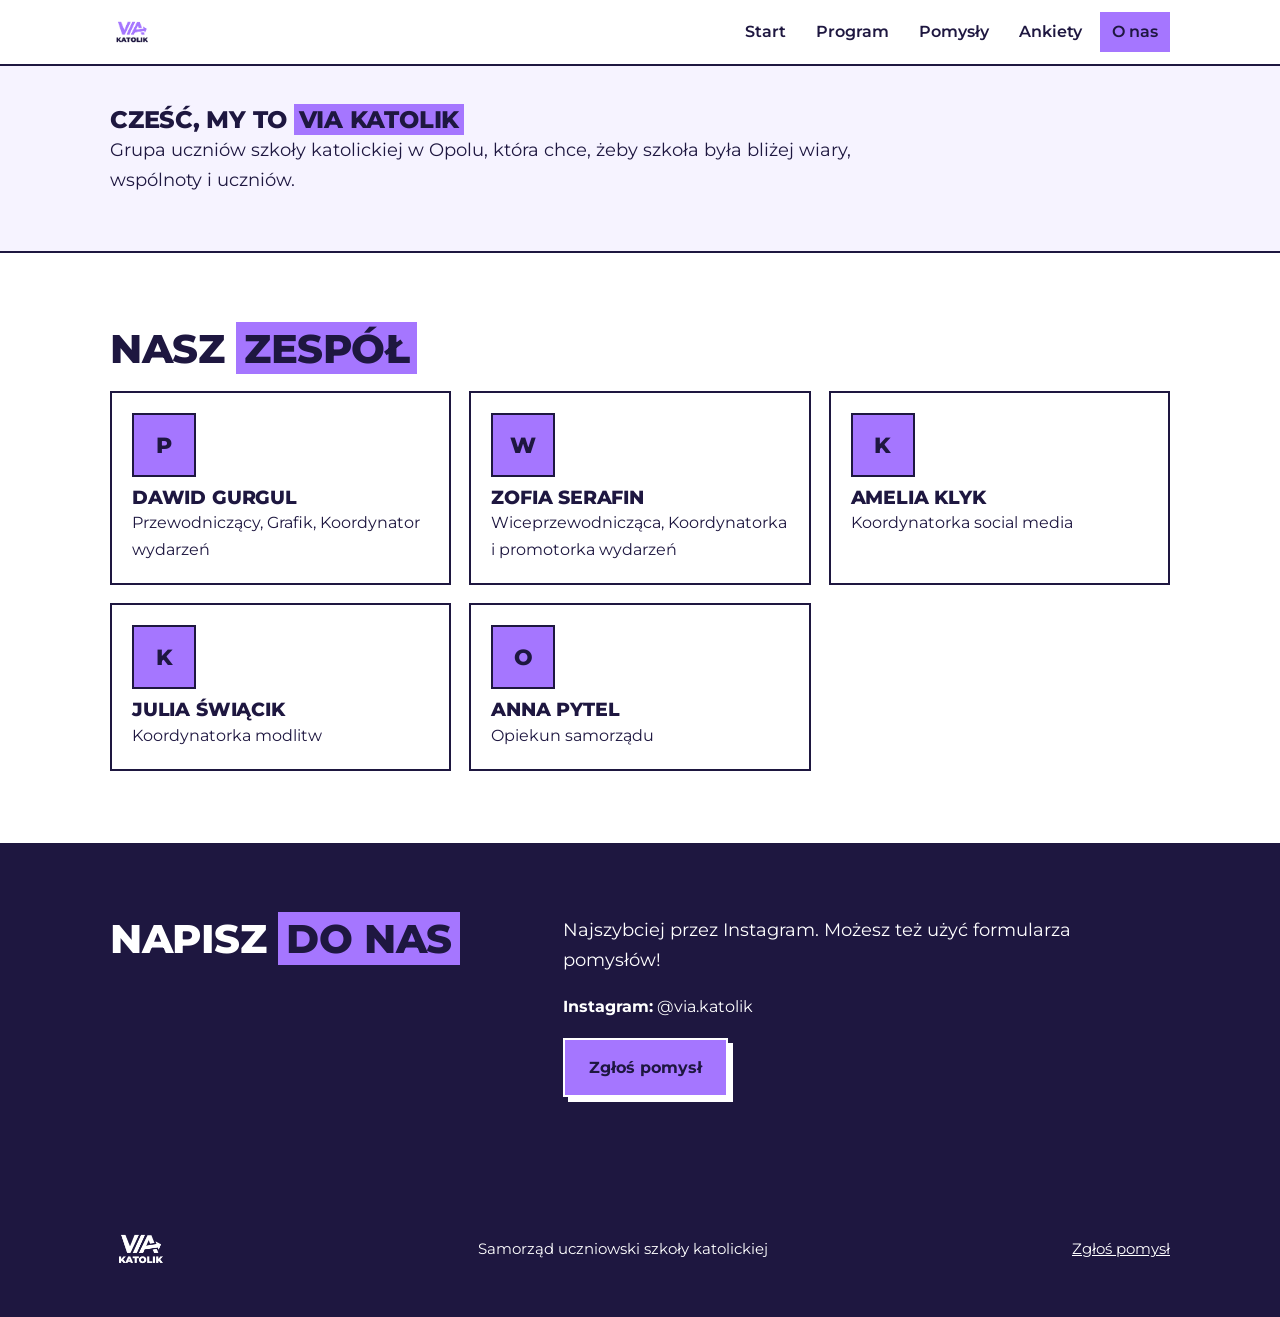
<file: o-nas.html>
<!DOCTYPE html>
<html lang="pl">
<head>
    <meta charset="utf-8">
    <meta name="viewport" content="width=device-width,initial-scale=1">
    <title>O nas – VIA KATOLIK</title>
    <link rel="icon" href="assets/logo-kolor.png">
    <meta name="description" content="VIA KATOLIK – komitet uczniowski szkoły katolickiej w Opolu.">
    <link rel="preconnect" href="https://fonts.googleapis.com">
    <link rel="preconnect" href="https://fonts.gstatic.com" crossorigin>
    <link href="https://fonts.googleapis.com/css2?family=Montserrat:wght@400;600;700;800&display=swap" rel="stylesheet">
    <link rel="stylesheet" href="css/style.css">
</head>
<body>
    <header>
        <div class="w">
            <a class="logo" href="index.html" aria-label="VIA KATOLIK – start">
            <img src="assets/logo-kolor.png" alt="VIA KATOLIK"></a>
            <button id="mb" aria-expanded="false" aria-controls="nav">Menu</button>
            <nav id="nav" aria-label="Główna">
                <a href="index.html">Start</a>
                <a href="program.html">Program</a>
                <a href="pomysly.html">Pomysły</a>
                <a href="ankiety.html">Ankiety</a>
                <a href="o-nas.html" class="on" aria-current="page">O nas</a>
            </nav>
        </div>
    </header>
    <main>
        <section class="ph">
            <div class="w">
                <h1>Cześć, my to <span class="hl">VIA KATOLIK</span></h1>
                <p class="lead">
                    Grupa uczniów szkoły katolickiej w Opolu, która chce, żeby szkoła była bliżej wiary, wspólnoty i uczniów.
                </p>
            </div>
        </div>
    </section>

    <section class="s">
        <div class="w">
            <h2>Nasz <span class="hl">zespół</span></h2>
            <div class="grid three">
                <div class="mem">
                    <div class="av">P</div>
                    <h3>Dawid Gurgul</h3>
                    <p>Przewodniczący, Grafik, Koordynator wydarzeń</p>
                </div>
                <div class="mem">
                    <div class="av">W</div>
                    <h3>Zofia Serafin</h3>
                    <p>Wiceprzewodnicząca, Koordynatorka i promotorka wydarzeń</p>
                </div>
                <div class="mem">
                    <div class="av">K</div>
                    <h3>Amelia Klyk</h3>
                    <p>Koordynatorka social media</p>
                </div>
                <div class="mem">
                    <div class="av">K</div>
                    <h3>Julia Świącik</h3>
                    <p>Koordynatorka modlitw</p>
                </div>
                <div class="mem">
                    <div class="av">O</div>
                    <h3>Anna Pytel</h3>
                    <p>Opiekun samorządu</p>
                </div>
            </div>
        </div>
    </section>

    <section class="s d" id="kontakt">
        <div class="w grid two">
            <h2>Napisz <span class="hl">do nas</span></h2>
            <div>
                <p class="lead">
                    Najszybciej przez Instagram. Możesz też użyć formularza pomysłów!
                </p>
                <p style="margin: 18px 0">
                    <strong>Instagram:</strong> @via.katolik<br>
                </p>
                <a class="btn" href="pomysly.html#form">Zgłoś pomysł</a>
            </div>
        </div>
    </section>
</main>

<footer>
    <div class="w">
        <img src="assets/logo-biel.png" alt="VIA KATOLIK" style="height: 64px; width: auto">
        <span>Samorząd uczniowski szkoły katolickiej</span>
        <span><a href="pomysly.html">Zgłoś pomysł</a></span>
    </div>
</footer>

<script>
    const b = document.getElementById('mb');
    const n = document.getElementById('nav');

    b.onclick = () => {
        b.setAttribute('aria-expanded', n.classList.toggle('open'));
    };
</script>
</body>
</html>
</file>
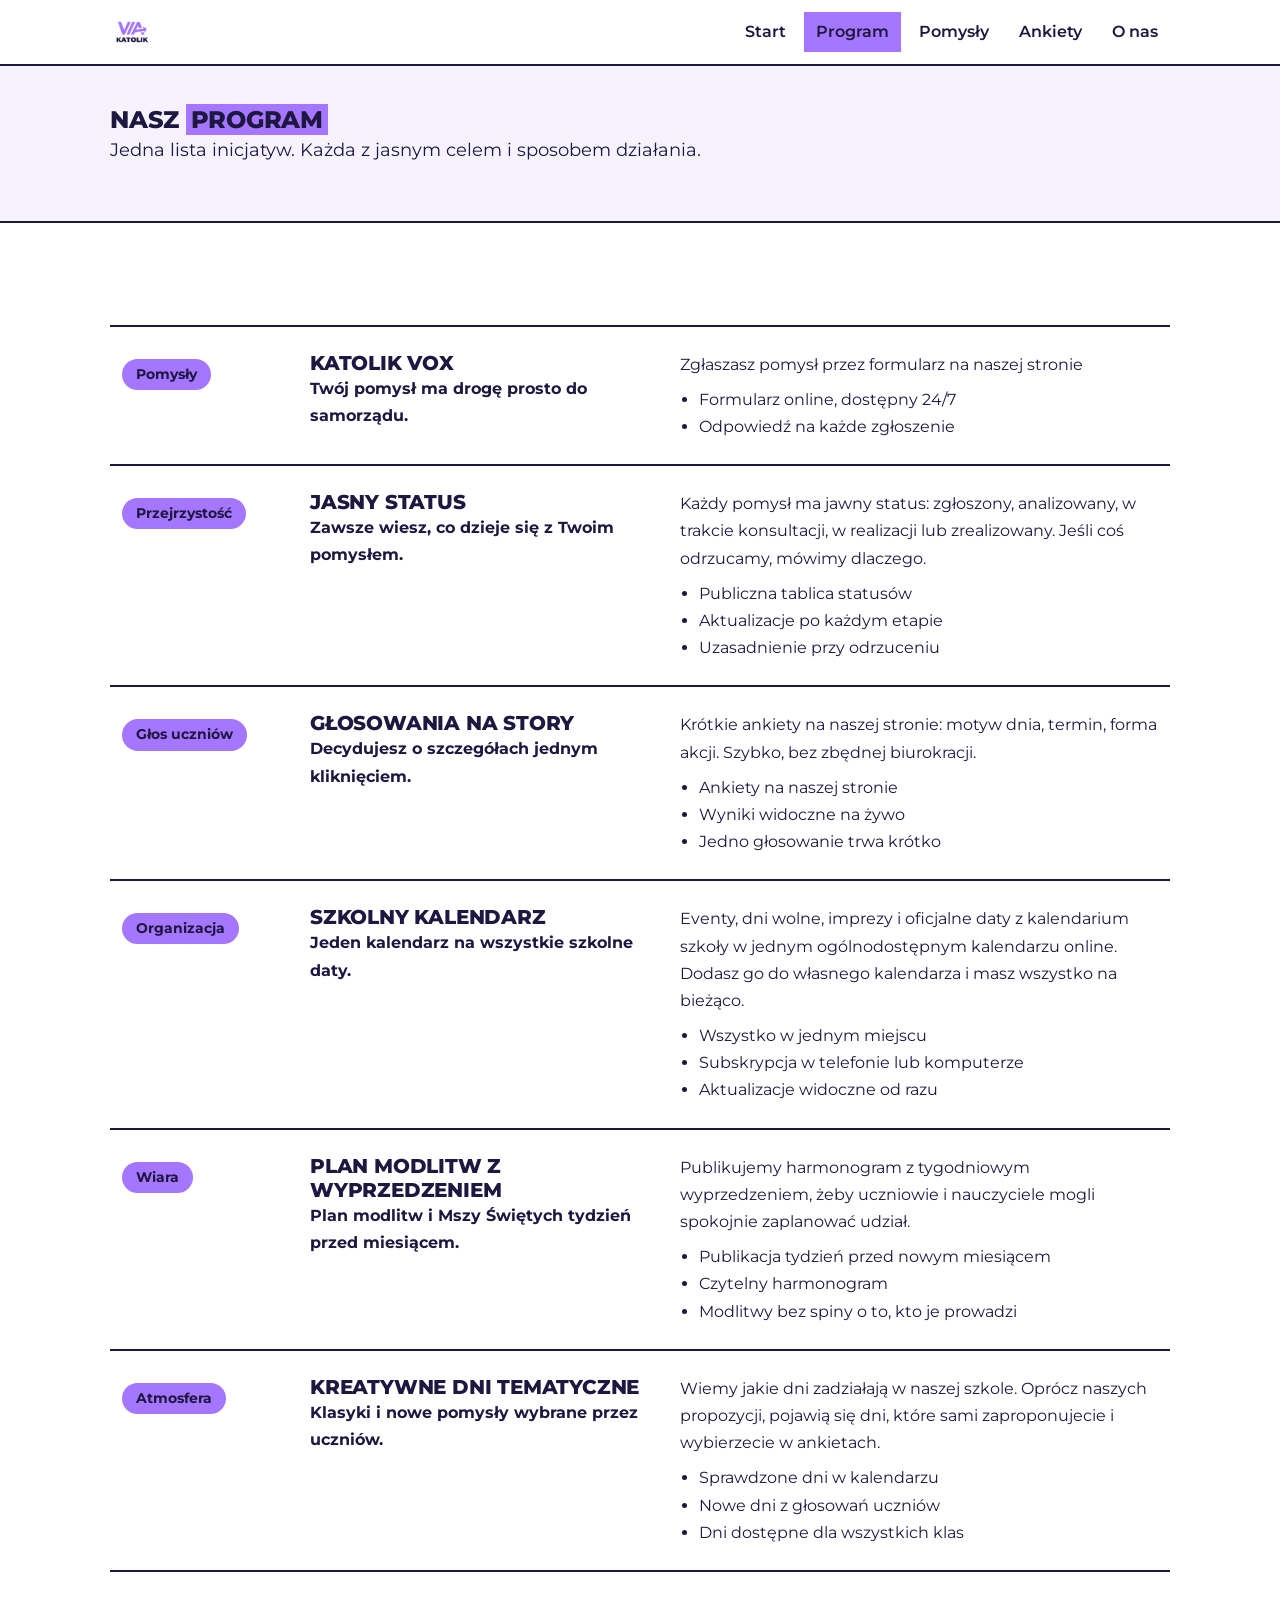
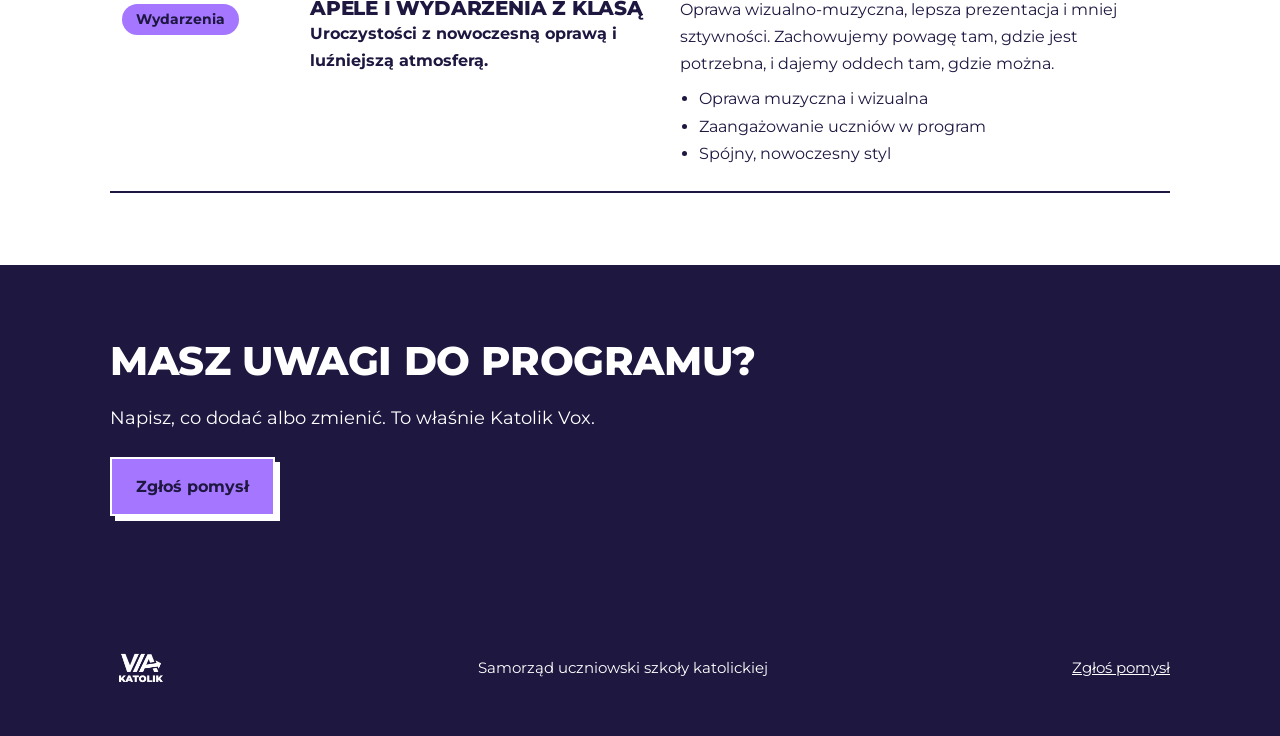
<file: program.html>
<!DOCTYPE html>
<html lang="pl">
	<head>
		<meta charset="utf-8">
		<meta name="viewport" content="width=device-width, initial-scale=1">
		<title>Program – VIA KATOLIK</title>
		<link rel="icon" href="assets/logo-kolor.png">
		<meta name="description" content="VIA KATOLIK – komitet uczniowski szkoły katolickiej w Opolu.">
		<link rel="preconnect" href="https://fonts.googleapis.com">
		<link rel="preconnect" href="https://fonts.gstatic.com" crossorigin>
		<link href="https://fonts.googleapis.com/css2?family=Montserrat:wght@400;600;700;800&display=swap" rel="stylesheet">
        <link rel="stylesheet" href="css/style.css">
	</head>
	<body>
		<header>
			<div class="w">
				<a class="logo" href="index.html" aria-label="VIA KATOLIK – start">
					<img src="assets/logo-kolor.png" alt="VIA KATOLIK">
				</a>
				<button id="mb" aria-expanded="false" aria-controls="nav">Menu</button>
				<nav id="nav" aria-label="Główna">
					<a href="index.html">Start</a>
					<a href="program.html" class="on" aria-current="page">Program</a>
					<a href="pomysly.html">Pomysły</a>
					<a href="ankiety.html">Ankiety</a>
					<a href="o-nas.html">O nas</a>
				</nav>
			</div>
		</header>
		<main>
			<section class="ph">
				<div class="w">
					<h1>Nasz <span class="hl">program</span></h1>
					<p class="lead">Jedna lista inicjatyw. Każda z jasnym celem i sposobem działania.</p>
				</div>
			</section>
			<section class="s">
				<div class="w">
					<div class="list">
    					<article class="row">
        					<span class="tag">Pomysły</span>
        					<div>
            					<h3>Katolik Vox</h3>
            					<p><strong>Twój pomysł ma drogę prosto do samorządu.</strong></p>
        					</div>
        					<div>
            					<p>Zgłaszasz pomysł przez formularz na naszej stronie</p>
            					<ul>
                					<li>Formularz online, dostępny 24/7</li>
                					<li>Odpowiedź na każde zgłoszenie</li>
            					</ul>
        					</div>
    					</article>

    					<article class="row">
        					<span class="tag">Przejrzystość</span>
        					<div>
            					<h3>Jasny Status</h3>
            					<p><strong>Zawsze wiesz, co dzieje się z Twoim pomysłem.</strong></p>
        					</div>
        					<div>
            					<p>Każdy pomysł ma jawny status: zgłoszony, analizowany, w trakcie konsultacji, w realizacji lub zrealizowany. Jeśli coś odrzucamy, mówimy dlaczego.</p>
            					<ul>
                					<li>Publiczna tablica statusów</li>
                					<li>Aktualizacje po każdym etapie</li>
                					<li>Uzasadnienie przy odrzuceniu</li>
            					</ul>
        					</div>
    					</article>

						<article class="row">
							<span class="tag">Głos uczniów</span>
							<div>
								<h3>Głosowania na Story</h3>
								<p><strong>Decydujesz o szczegółach jednym kliknięciem.</strong></p>
							</div>
							<div>
								<p>Krótkie ankiety na naszej stronie: motyw dnia, termin, forma akcji. Szybko, bez zbędnej biurokracji.</p>
								<ul>
									<li>Ankiety na naszej stronie</li>
									<li>Wyniki widoczne na żywo</li>
									<li>Jedno głosowanie trwa krótko</li>
								</ul>
							</div>
						</article>

						<article class="row">
							<span class="tag">Organizacja</span>
							<div>
								<h3>Szkolny Kalendarz</h3>
								<p><strong>Jeden kalendarz na wszystkie szkolne daty.</strong></p>
							</div>
							<div>
								<p>Eventy, dni wolne, imprezy i oficjalne daty z kalendarium szkoły w jednym ogólnodostępnym kalendarzu online. Dodasz go do własnego kalendarza i masz wszystko na bieżąco.</p>
								<ul>
									<li>Wszystko w jednym miejscu</li>
									<li>Subskrypcja w telefonie lub komputerze</li>
									<li>Aktualizacje widoczne od razu</li>
								</ul>
							</div>
						</article>

						<article class="row">
							<span class="tag">Wiara</span>
							<div>
								<h3>Plan modlitw z wyprzedzeniem</h3>
								<p><strong>Plan modlitw i Mszy Świętych tydzień przed miesiącem.</strong></p>
							</div>
							<div>
								<p>Publikujemy harmonogram z tygodniowym wyprzedzeniem, żeby uczniowie i nauczyciele mogli spokojnie zaplanować udział.</p>
								<ul>
									<li>Publikacja tydzień przed nowym miesiącem</li>
									<li>Czytelny harmonogram</li>
									<li>Modlitwy bez spiny o to, kto je prowadzi</li>
								</ul>
							</div>
						</article>

						<article class="row">
							<span class="tag">Atmosfera</span>
							<div>
								<h3>Kreatywne Dni Tematyczne</h3>
								<p><strong>Klasyki i nowe pomysły wybrane przez uczniów.</strong></p>
							</div>
							<div>
								<p>Wiemy jakie dni zadziałają w naszej szkole. Oprócz naszych propozycji, pojawią się dni, które sami zaproponujecie i wybierzecie w ankietach.</p>
								<ul>
									<li>Sprawdzone dni w kalendarzu</li>
									<li>Nowe dni z głosowań uczniów</li>
									<li>Dni dostępne dla wszystkich klas</li>
								</ul>
							</div>
						</article>

						<article class="row">
							<span class="tag">Wydarzenia</span>
							<div>
								<h3>Apele i wydarzenia z klasą</h3>
								<p><strong>Uroczystości z nowoczesną oprawą i luźniejszą atmosferą.</strong></p>
							</div>
							<div>
								<p>Oprawa wizualno-muzyczna, lepsza prezentacja i mniej sztywności. Zachowujemy powagę tam, gdzie jest potrzebna, i dajemy oddech tam, gdzie można.</p>
								<ul>
									<li>Oprawa muzyczna i wizualna</li>
									<li>Zaangażowanie uczniów w program</li>
									<li>Spójny, nowoczesny styl</li>
								</ul>
							</div>
						</article>
					</div>
				</div>
			</section>
			<section class="s d">
				<div class="w">
					<h2>Masz uwagi do programu?</h2>
					<p class="lead" style="margin-bottom:24px">Napisz, co dodać albo zmienić. To właśnie Katolik Vox.</p>
					<a class="btn" href="pomysly.html#form">Zgłoś pomysł</a>
				</div>
			</section>
		</main>
		<footer>
			<div class="w">
				<img src="assets/logo-biel.png" alt="VIA KATOLIK" style="height:64px;width:auto">
				<span>Samorząd uczniowski szkoły katolickiej</span>
				<span>
					<a href="pomysly.html">Zgłoś pomysł</a>
				</span>
			</div>
		</footer>
		<script>
			const b = document.getElementById('mb');
			const n = document.getElementById('nav');
			b.onclick = () => {
				b.setAttribute('aria-expanded', n.classList.toggle('open'));
			};
		</script>
	</body>
</html>
</file>
<file: css/style.css>
:root {
  --d: #1E1740;
  --l: #A576FF;
  --t: #F6F3FF;
}

* {
  box-sizing: border-box;
  margin: 0;
  padding: 0;
}

html {
  scroll-behavior: smooth;
}

body {
  font: 16px/1.7 'Montserrat', system-ui, sans-serif;
  color: var(--d);
  background: #fff;
  overflow-x: hidden;
}

h1, h2, h3 {
  font-family: 'Montserrat', system-ui, sans-serif;
  line-height: 1.2;
  letter-spacing: -.01em;
  font-weight: 800;
  text-transform: uppercase;
}

a {
  color: inherit;
}

:focus-visible {
  outline: 3px solid var(--l);
  outline-offset: 3px;
}

.hl {
  background: var(--l);
  color: var(--d);
  padding: .04em .2em;
  box-decoration-break: clone;
  -webkit-box-decoration-break: clone;
}

.w {
  max-width: 1100px;
  margin: auto;
  padding: 0 20px;
}

.s {
  padding: 72px 0;
}

.t {
  background: var(--t);
}

.d {
  background: var(--d);
  color: #fff;
}

h2 {
  font-size: clamp(1.5rem, 5vw, 2.5rem);
  margin-bottom: 18px;
}

.lead {
  font-size: 1.1rem;
  max-width: 62ch;
}

/* Header & Nav */
header {
  position: sticky;
  top: 0;
  z-index: 9;
  background: #fff;
  border-bottom: 2px solid var(--d);
}

header .w {
  display: flex;
  align-items: center;
  justify-content: space-between;
  height: 64px;
}

.logo img {
  height: 46px;
  width: auto;
  display: block;
}

nav {
  display: flex;
  gap: 6px;
}

nav a {
  text-decoration: none;
  font-weight: 600;
  padding: 6px 12px;
}

nav a.on {
  background: var(--l);
}

nav a:hover {
  background: var(--t);
}

#mb {
  display: none;
  background: var(--d);
  color: #fff;
  border: 0;
  padding: 8px 14px;
  font-family: inherit;
  font-weight: 700;
  font-size: .95rem;
  cursor: pointer;
}

@media (max-width: 760px) {
  #mb { display: block; }
  nav {
    display: none;
    position: absolute;
    top: 64px;
    left: 0;
    right: 0;
    background: #fff;
    flex-direction: column;
    padding: 10px 20px 20px;
    border-bottom: 2px solid var(--d);
  }
  nav.open { display: flex; }
  nav a { padding: 12px; font-size: 1.15rem; }
}

/* Hero */
.hero {
  background: var(--d);
  color: #fff;
  padding: 56px 0 72px;
  position: relative;
  overflow: hidden;
}

.hero h1 {
  font-size: clamp(1.9rem, 8vw, 6.2rem);
  line-height: 1.15;
}

.hero h1 span { display: block; }
.hero h1 .hl { display: inline-block; margin-top: .12em; }
.hero p { font-size: 1.1rem; max-width: 52ch; margin: 28px 0; }

.btn {
  display: inline-block;
  background: var(--l);
  color: var(--d);
  font-weight: 700;
  padding: 14px 24px;
  text-decoration: none;
  border: 2px solid var(--d);
  box-shadow: 5px 5px 0 var(--d);
  margin: 0 10px 12px 0;
  cursor: pointer;
  font-family: inherit;
  font-size: 1rem;
  transition: transform .15s, box-shadow .15s;
}

.d .btn, .hero .btn {
  box-shadow: 5px 5px 0 #fff;
  border-color: #fff;
}

.btn:hover {
  transform: translate(2px, 2px);
  box-shadow: 2px 2px 0 var(--d);
}

.btn.o {
  background: transparent;
  color: inherit;
}

/* Naprawa Program.html na PC: Estetyczny Układ Grid */
.list {
  border-top: 2px solid var(--d);
  margin-top: 30px;
}

.row {
  display: grid;
  gap: 12px 28px;
  padding: 24px 12px;
  border-bottom: 2px solid var(--d);
  background: #fff;
  transition: background .2s;
}

.row:hover {
  background: var(--t);
}

.row h3 { font-size: 1.25rem; }
.row ul { padding-left: 1.2em; margin-top: 8px; }

.tag {
  display: inline-block;
  background: var(--l);
  color: var(--d);
  font-size: .85rem;
  font-weight: 700;
  padding: 4px 14px;
  border-radius: 99px;
  width: max-content;
}

@media (min-width: 820px) {
  .row {
    grid-template-columns: 180px 1fr 1.5fr;
    align-items: start;
  }
}

.grid { display: grid; gap: 18px; }
@media (min-width: 820px) {
  .two { grid-template-columns: 1fr 1.5fr; gap: 48px; }
  .three { grid-template-columns: repeat(3, 1fr); }
}

/* Forms & Cards */
form { display: grid; gap: 14px; }
label { font-weight: 700; display: grid; gap: 6px; }
input, select, textarea {
  font: inherit;
  padding: 12px;
  border: 2px solid var(--d);
  background: #fff;
  color: var(--d);
  width: 100%;
}

textarea { min-height: 120px; resize: vertical; }

.fl { display: flex; flex-wrap: wrap; gap: 8px; margin: 20px 0; }
.fl button {
  font-family: inherit;
  font-weight: 600;
  font-size: .95rem;
  padding: 7px 16px;
  border: 2px solid var(--d);
  background: #fff;
  color: var(--d);
  cursor: pointer;
}
.fl button.on { background: var(--d); color: #fff; }

.card {
  background: #fff;
  border: 2px solid var(--d);
  padding: 20px;
  display: grid;
  gap: 8px;
  align-content: start;
  box-shadow: 4px 4px 0 var(--d);
}

.card h3 { font-size: 1.2rem; }

.st {
  font-size: .85rem;
  font-weight: 700;
  padding: 2px 12px;
  width: max-content;
  border: 2px solid var(--d);
}

.st.n { background: #fff; }
.st.v { background: var(--t); }
.st.w { background: var(--l); }
.st.z { background: var(--d); color: #fff; }
.st.r { background: #ff7676; color: #fff; }

.note { font-size: .9rem; opacity: .75; }
.mem { border: 2px solid var(--d); background: #fff; padding: 20px; }
.av {
  width: 64px;
  height: 64px;
  background: var(--l);
  border: 2px solid var(--d);
  display: grid;
  place-items: center;
  font: 800 1.4rem 'Montserrat', sans-serif;
  margin-bottom: 10px;
}

footer { background: var(--d); color: #fff; padding: 36px 0; font-size: .95rem; }
footer .w { display: flex; flex-wrap: wrap; gap: 12px 30px; align-items: center; justify-content: space-between; }

/* Odstęp dla nagłówka strony, żeby nie chował się pod menu */
.ph {
  padding: 56px 0;
  background: var(--t);
  border-bottom: 2px solid var(--d);
  margin-top: 0; /* upewnij się, że nie ma ujemnych marginesów */
}

/* Pierwsza sekcja zaraz pod sticky headerem musi mieć margines */
header + main > section:first-of-type {
  padding-top: 40px;
}

@media(min-width:820px){.row{grid-template-columns:160px 1fr 1.4fr;align-items:start}.row .tag{margin-top:8px}}
.links{display:grid;gap:18px}
@media(min-width:820px){.links{grid-template-columns:repeat(3,1fr)}}
.link{display:block;padding:26px;border:2px solid var(--d);text-decoration:none;background:#fff;box-shadow:6px 6px 0 var(--l);transition:transform .15s}
.link:hover{transform:translateY(-4px)}
.link h3{font-size:1.15rem;margin-bottom:6px}
</file>
